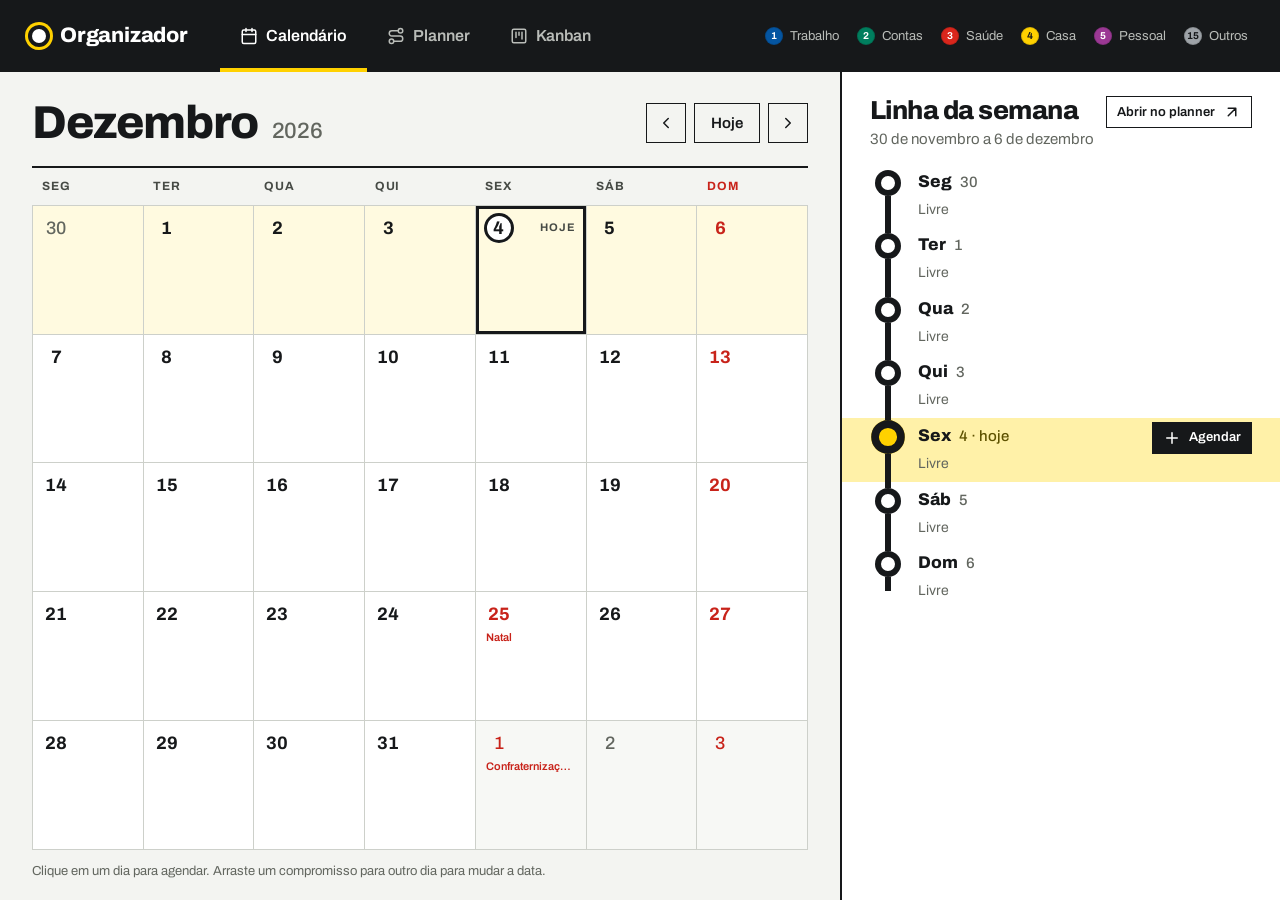
<file: site/index.html>
<!doctype html>
<html lang="pt-BR">
<head>
  <meta charset="utf-8">
  <meta name="viewport" content="width=device-width, initial-scale=1, viewport-fit=cover">
  <meta name="theme-color" content="#16181A">
  <title>Organizador</title>
  <link rel="icon" href="data:image/svg+xml,%3Csvg xmlns='http://www.w3.org/2000/svg' viewBox='0 0 32 32'%3E%3Crect width='32' height='32' fill='%2316181A'/%3E%3Ccircle cx='16' cy='16' r='8' fill='%23fff' stroke='%23FFD100' stroke-width='4'/%3E%3C/svg%3E">
  <link rel="stylesheet" href="css/styles.css">
</head>
<body>
  <header class="bar">
    <a class="brand" href="#calendario"><span class="brand-stop" aria-hidden="true"></span>Organizador</a>
    <nav class="tabs" role="tablist" aria-label="Seções">
      <button class="tab" role="tab" id="tab-calendario" data-view="calendario" aria-controls="view-calendario"></button>
      <button class="tab" role="tab" id="tab-planner" data-view="planner" aria-controls="view-planner"></button>
      <button class="tab" role="tab" id="tab-kanban" data-view="kanban" aria-controls="view-kanban"></button>
    </nav>
    <ul class="legend" aria-label="Linhas (categorias)"></ul>
  </header>

  <main>
    <section class="view view-cal" id="view-calendario" role="tabpanel" aria-labelledby="tab-calendario" hidden></section>
    <section class="view view-planner" id="view-planner" role="tabpanel" aria-labelledby="tab-planner" hidden></section>
    <section class="view view-kanban" id="view-kanban" role="tabpanel" aria-labelledby="tab-kanban" hidden></section>
  </main>

  <div class="toast" role="status" aria-live="polite"></div>

  <script src="js/core.js"></script>
  <script src="js/composer.js"></script>
  <script src="js/calendar.js"></script>
  <script src="js/planner.js"></script>
  <script src="js/kanban.js"></script>
  <script src="js/main.js"></script>
</body>
</html>
</file>
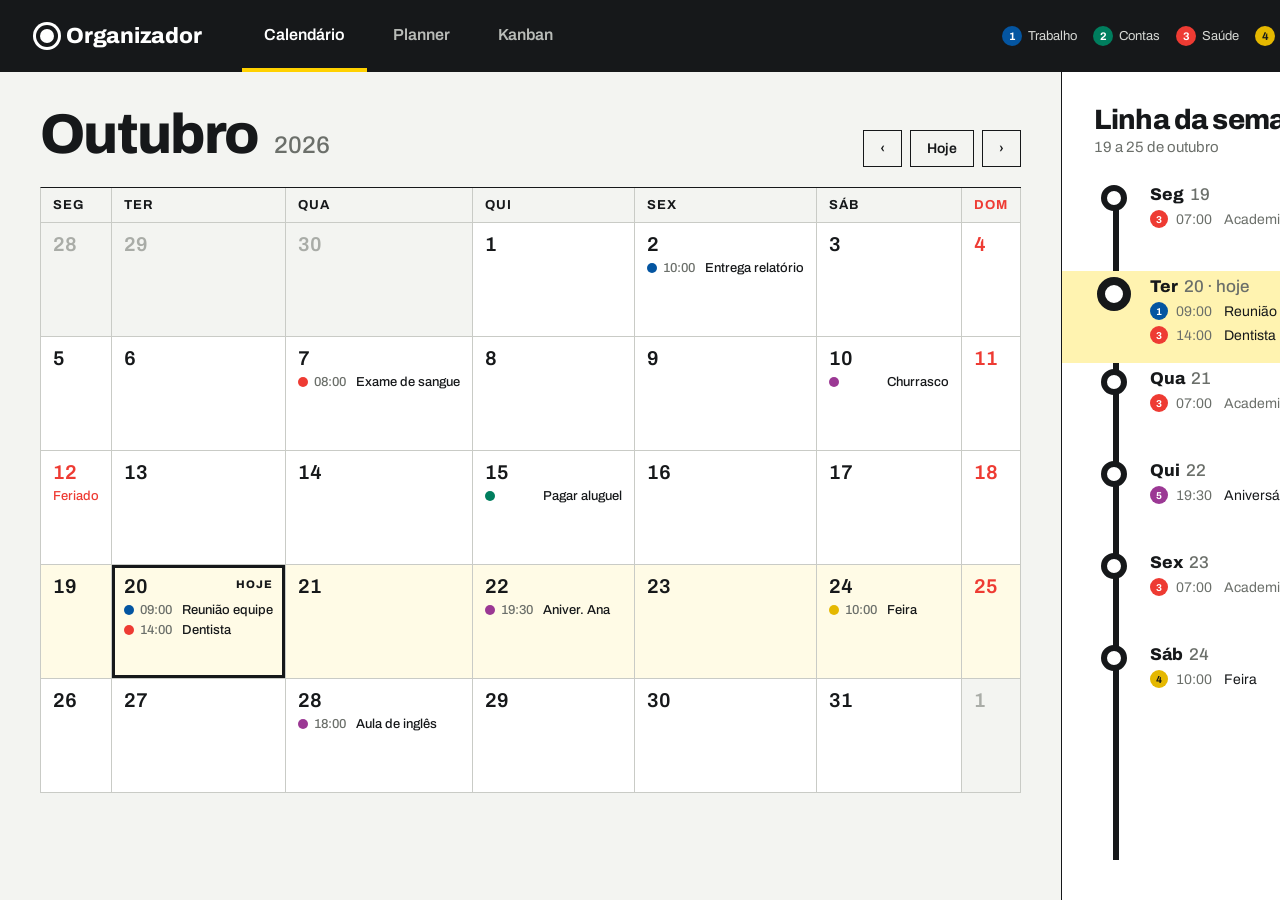
<file: .impeccable/mocks/decision/assigned.html>
<!doctype html>
<html lang="pt-BR"><head><meta charset="utf-8">
<link href="https://fonts.googleapis.com/css2?family=Archivo:wght@400;500;600;700;800&display=swap" rel="stylesheet">
<style>
*{box-sizing:border-box;margin:0;padding:0}
html,body{width:1440px;height:900px;overflow:hidden}
body{font-family:Archivo,Helvetica,Arial,sans-serif;background:#F3F4F1;color:#16181A;font-variant-numeric:tabular-nums}
.bar{height:72px;background:#16181A;color:#fff;display:flex;align-items:center;padding:0 40px;gap:40px}
.brand{font-weight:800;font-size:22px;letter-spacing:-.01em;display:flex;align-items:center;gap:12px}
.brand i{width:14px;height:14px;border-radius:50%;background:#fff;box-shadow:0 0 0 4px #16181A,0 0 0 7px #fff}
.tabs{display:flex;gap:4px;height:100%}
.tab{display:flex;align-items:center;padding:0 22px;font-size:16px;font-weight:600;color:#B9BCB8;border-bottom:4px solid transparent}
.tab.on{color:#fff;border-color:#FFD100}
.lines{margin-left:auto;display:flex;gap:16px;font-size:13px;color:#D6D8D4}
.ln{display:flex;align-items:center;gap:6px}.ln b{width:20px;height:20px;border-radius:50%;display:grid;place-items:center;color:#fff;font-size:11px}
main{display:grid;grid-template-columns:1fr 440px;height:828px}
.month{padding:32px 40px}
.mh{display:flex;align-items:baseline;gap:16px;margin-bottom:20px}
.mh h1{font-size:56px;font-weight:800;letter-spacing:-.03em}
.mh span{font-size:24px;color:#6B6F6A;font-weight:500}
.nav{margin-left:auto;display:flex;gap:8px}
.nav a{border:1px solid #16181A;padding:10px 16px;font-size:14px;font-weight:600}
.grid{display:grid;grid-template-columns:repeat(7,1fr);border-top:1px solid #16181A;border-left:1px solid #C9CBC6}
.dow{font-size:13px;font-weight:700;text-transform:uppercase;letter-spacing:.08em;padding:10px 12px;border-right:1px solid #C9CBC6;border-bottom:1px solid #C9CBC6}
.d{height:114px;border-right:1px solid #C9CBC6;border-bottom:1px solid #C9CBC6;padding:10px 12px;font-size:20px;font-weight:600;position:relative;background:#fff}
.d.o{color:#A9ACA7;background:#F3F4F1}
.d.sun{color:#EE3B33}
.d.wk{background:#FFFBE6}
.d.today{box-shadow:inset 0 0 0 3px #16181A}
.d.today::after{content:"HOJE";position:absolute;top:13px;right:12px;font-size:11px;font-weight:800;letter-spacing:.1em}
.ev{display:flex;align-items:center;gap:6px;font-size:13px;font-weight:500;margin-top:6px;white-space:nowrap;overflow:hidden}
.ev i{width:10px;height:10px;border-radius:50%;flex:none}
.ev t{color:#6B6F6A;width:36px;flex:none}
.week{background:#fff;border-left:1px solid #16181A;padding:32px 32px 0;position:relative}
.week h2{font-size:28px;font-weight:800;letter-spacing:-.02em}
.week p.s{font-size:15px;color:#6B6F6A;margin:4px 0 24px}
.rail{position:absolute;left:51px;top:126px;bottom:40px;width:6px;background:#16181A}
.st{position:relative;display:grid;grid-template-columns:44px 1fr;gap:12px;min-height:92px;padding:6px 0}
.st.today{background:#FFF3B0;margin:0 -32px;padding:6px 32px}
.dot{width:26px;height:26px;border-radius:50%;background:#fff;border:6px solid #16181A;margin-left:7px;position:relative;z-index:1}
.st.today .dot{width:34px;height:34px;margin-left:3px;border-width:8px}
.sn{font-size:17px;font-weight:800}.sn span{font-weight:500;color:#6B6F6A;margin-left:6px}
.it{display:flex;gap:8px;align-items:center;font-size:14px;margin-top:6px}
.it b{width:18px;height:18px;border-radius:50%;color:#fff;font-size:10px;display:grid;place-items:center;flex:none}
.it t{width:40px;color:#6B6F6A;flex:none}
.it.r{color:#6B6F6A}.it.r::after{content:"↻";margin-left:2px}
.add{position:absolute;right:40px;bottom:32px;background:#16181A;color:#fff;font-weight:700;font-size:16px;padding:16px 22px}
</style></head><body>
<div class="bar">
  <div class="brand"><i></i>Organizador</div>
  <div class="tabs"><div class="tab on">Calendário</div><div class="tab">Planner</div><div class="tab">Kanban</div></div>
  <div class="lines">
    <span class="ln"><b style="background:#0455A1">1</b>Trabalho</span>
    <span class="ln"><b style="background:#007E5E">2</b>Contas</span>
    <span class="ln"><b style="background:#EE3B33">3</b>Saúde</span>
    <span class="ln"><b style="background:#E5B800;color:#16181A">4</b>Casa</span>
    <span class="ln"><b style="background:#9B3894">5</b>Pessoal</span>
  </div>
</div>
<main>
<section class="month">
  <div class="mh"><h1>Outubro</h1><span>2026</span><div class="nav"><a>‹</a><a>Hoje</a><a>›</a></div></div>
  <div class="grid">
    <div class="dow">Seg</div><div class="dow">Ter</div><div class="dow">Qua</div><div class="dow">Qui</div><div class="dow">Sex</div><div class="dow">Sáb</div><div class="dow" style="color:#EE3B33">Dom</div>
    <div class="d o">28</div><div class="d o">29</div><div class="d o">30</div><div class="d">1</div><div class="d">2<div class="ev"><i style="background:#0455A1"></i><t>10:00</t>Entrega relatório</div></div><div class="d">3</div><div class="d sun">4</div>
    <div class="d">5</div><div class="d">6</div><div class="d">7<div class="ev"><i style="background:#EE3B33"></i><t>08:00</t>Exame de sangue</div></div><div class="d">8</div><div class="d">9</div><div class="d">10<div class="ev"><i style="background:#9B3894"></i><t></t>Churrasco</div></div><div class="d sun">11</div>
    <div class="d sun">12<div class="ev" style="color:#EE3B33">Feriado</div></div><div class="d">13</div><div class="d">14</div><div class="d">15<div class="ev"><i style="background:#007E5E"></i><t></t>Pagar aluguel</div></div><div class="d">16</div><div class="d">17</div><div class="d sun">18</div>
    <div class="d wk">19</div><div class="d wk today">20<div class="ev"><i style="background:#0455A1"></i><t>09:00</t>Reunião equipe</div><div class="ev"><i style="background:#EE3B33"></i><t>14:00</t>Dentista</div></div><div class="d wk">21</div><div class="d wk">22<div class="ev"><i style="background:#9B3894"></i><t>19:30</t>Aniver. Ana</div></div><div class="d wk">23</div><div class="d wk">24<div class="ev"><i style="background:#E5B800"></i><t>10:00</t>Feira</div></div><div class="d wk sun">25</div>
    <div class="d">26</div><div class="d">27</div><div class="d">28<div class="ev"><i style="background:#9B3894"></i><t>18:00</t>Aula de inglês</div></div><div class="d">29</div><div class="d">30</div><div class="d">31</div><div class="d o">1</div>
  </div>
</section>
<aside class="week">
  <h2>Linha da semana</h2><p class="s">19 a 25 de outubro</p>
  <div class="rail"></div>
  <div class="st"><div class="dot"></div><div><div class="sn">Seg<span>19</span></div><div class="it r"><b style="background:#EE3B33">3</b><t>07:00</t>Academia</div></div></div>
  <div class="st today"><div class="dot"></div><div><div class="sn">Ter<span>20 · hoje</span></div><div class="it"><b style="background:#0455A1">1</b><t>09:00</t>Reunião de equipe</div><div class="it"><b style="background:#EE3B33">3</b><t>14:00</t>Dentista</div></div></div>
  <div class="st"><div class="dot"></div><div><div class="sn">Qua<span>21</span></div><div class="it r"><b style="background:#EE3B33">3</b><t>07:00</t>Academia</div></div></div>
  <div class="st"><div class="dot"></div><div><div class="sn">Qui<span>22</span></div><div class="it"><b style="background:#9B3894">5</b><t>19:30</t>Aniversário da Ana</div></div></div>
  <div class="st"><div class="dot"></div><div><div class="sn">Sex<span>23</span></div><div class="it r"><b style="background:#EE3B33">3</b><t>07:00</t>Academia</div></div></div>
  <div class="st"><div class="dot"></div><div><div class="sn">Sáb<span>24</span></div><div class="it"><b style="background:#E5B800;color:#16181A">4</b><t>10:00</t>Feira</div></div></div>
  <div class="add">+ Agendar</div>
</aside>
</main>
</body></html>
</file>
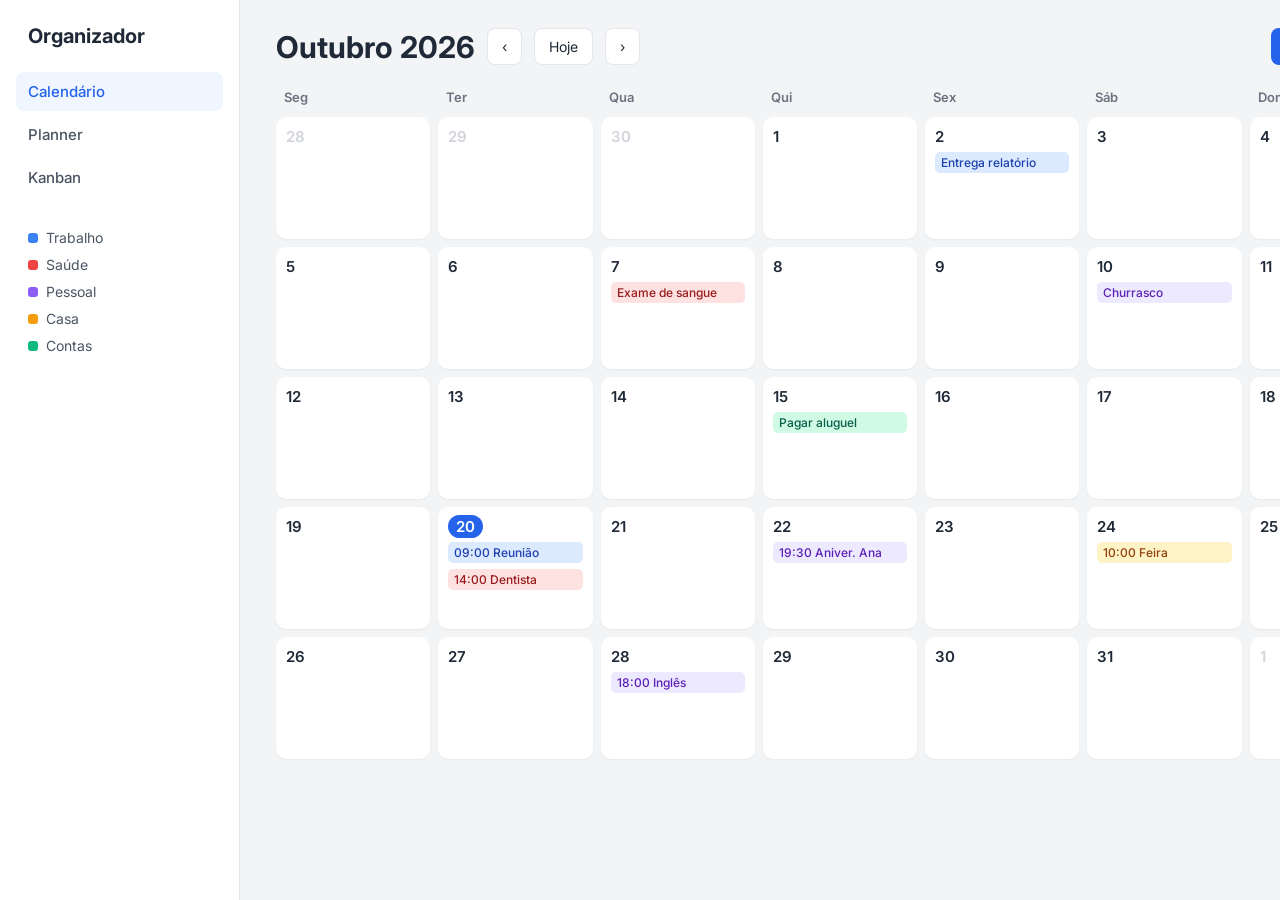
<file: .impeccable/mocks/decision/canon.html>
<!doctype html>
<html lang="pt-BR"><head><meta charset="utf-8">
<link href="https://fonts.googleapis.com/css2?family=Inter:wght@400;500;600;700&display=swap" rel="stylesheet">
<style>
*{box-sizing:border-box;margin:0;padding:0}
html,body{width:1440px;height:900px;overflow:hidden}
body{font-family:Inter,Arial,sans-serif;background:#F3F4F6;color:#1F2937;display:grid;grid-template-columns:240px 1fr}
.side{background:#fff;border-right:1px solid #E5E7EB;padding:24px 16px}
.brand{font-weight:700;font-size:20px;padding:0 12px 24px}
.nav a{display:block;padding:10px 12px;border-radius:8px;font-size:15px;font-weight:500;color:#4B5563;margin-bottom:4px}
.nav a.on{background:#EFF6FF;color:#2563EB}
.cats{margin-top:32px;padding:0 12px;font-size:14px;color:#4B5563}
.cats div{display:flex;align-items:center;gap:8px;margin:10px 0}
.cats i{width:10px;height:10px;border-radius:3px}
.main{padding:28px 36px}
.hd{display:flex;align-items:center;gap:12px;margin-bottom:20px}
.hd h1{font-size:30px;font-weight:700}
.hd .sp{margin-left:auto}
.btn{background:#2563EB;color:#fff;border-radius:8px;padding:10px 16px;font-weight:600;font-size:14px}
.ghost{background:#fff;border:1px solid #E5E7EB;border-radius:8px;padding:9px 14px;font-size:14px}
.g{display:grid;grid-template-columns:repeat(7,1fr);gap:8px}
.h{font-size:13px;font-weight:600;color:#6B7280;padding:4px 8px}
.d{height:122px;background:#fff;border-radius:10px;padding:10px;font-size:15px;font-weight:600;box-shadow:0 1px 2px rgba(0,0,0,.05)}
.d.o{color:#D1D5DB}
.d.t span{background:#2563EB;color:#fff;border-radius:999px;padding:2px 8px}
.d small{display:block;font-size:12px;font-weight:500;margin-top:6px;padding:3px 6px;border-radius:5px;white-space:nowrap;overflow:hidden}
.b{background:#DBEAFE;color:#1E40AF}.r{background:#FEE2E2;color:#991B1B}.p{background:#EDE9FE;color:#5B21B6}.y{background:#FEF3C7;color:#92400E}.gr{background:#D1FAE5;color:#065F46}
</style></head><body>
<aside class="side"><div class="brand">Organizador</div>
<div class="nav"><a class="on">Calendário</a><a>Planner</a><a>Kanban</a></div>
<div class="cats"><div><i style="background:#3B82F6"></i>Trabalho</div><div><i style="background:#EF4444"></i>Saúde</div><div><i style="background:#8B5CF6"></i>Pessoal</div><div><i style="background:#F59E0B"></i>Casa</div><div><i style="background:#10B981"></i>Contas</div></div>
</aside>
<div class="main">
  <div class="hd"><h1>Outubro 2026</h1><div class="ghost">‹</div><div class="ghost">Hoje</div><div class="ghost">›</div><div class="sp"></div><div class="btn">+ Novo evento</div></div>
  <div class="g">
    <div class="h">Seg</div><div class="h">Ter</div><div class="h">Qua</div><div class="h">Qui</div><div class="h">Sex</div><div class="h">Sáb</div><div class="h">Dom</div>
    <div class="d o">28</div><div class="d o">29</div><div class="d o">30</div><div class="d">1</div><div class="d">2<small class="b">Entrega relatório</small></div><div class="d">3</div><div class="d">4</div>
    <div class="d">5</div><div class="d">6</div><div class="d">7<small class="r">Exame de sangue</small></div><div class="d">8</div><div class="d">9</div><div class="d">10<small class="p">Churrasco</small></div><div class="d">11</div>
    <div class="d">12</div><div class="d">13</div><div class="d">14</div><div class="d">15<small class="gr">Pagar aluguel</small></div><div class="d">16</div><div class="d">17</div><div class="d">18</div>
    <div class="d">19</div><div class="d t"><span>20</span><small class="b">09:00 Reunião</small><small class="r">14:00 Dentista</small></div><div class="d">21</div><div class="d">22<small class="p">19:30 Aniver. Ana</small></div><div class="d">23</div><div class="d">24<small class="y">10:00 Feira</small></div><div class="d">25</div>
    <div class="d">26</div><div class="d">27</div><div class="d">28<small class="p">18:00 Inglês</small></div><div class="d">29</div><div class="d">30</div><div class="d">31</div><div class="d o">1</div>
  </div>
</div>
</body></html>
</file>
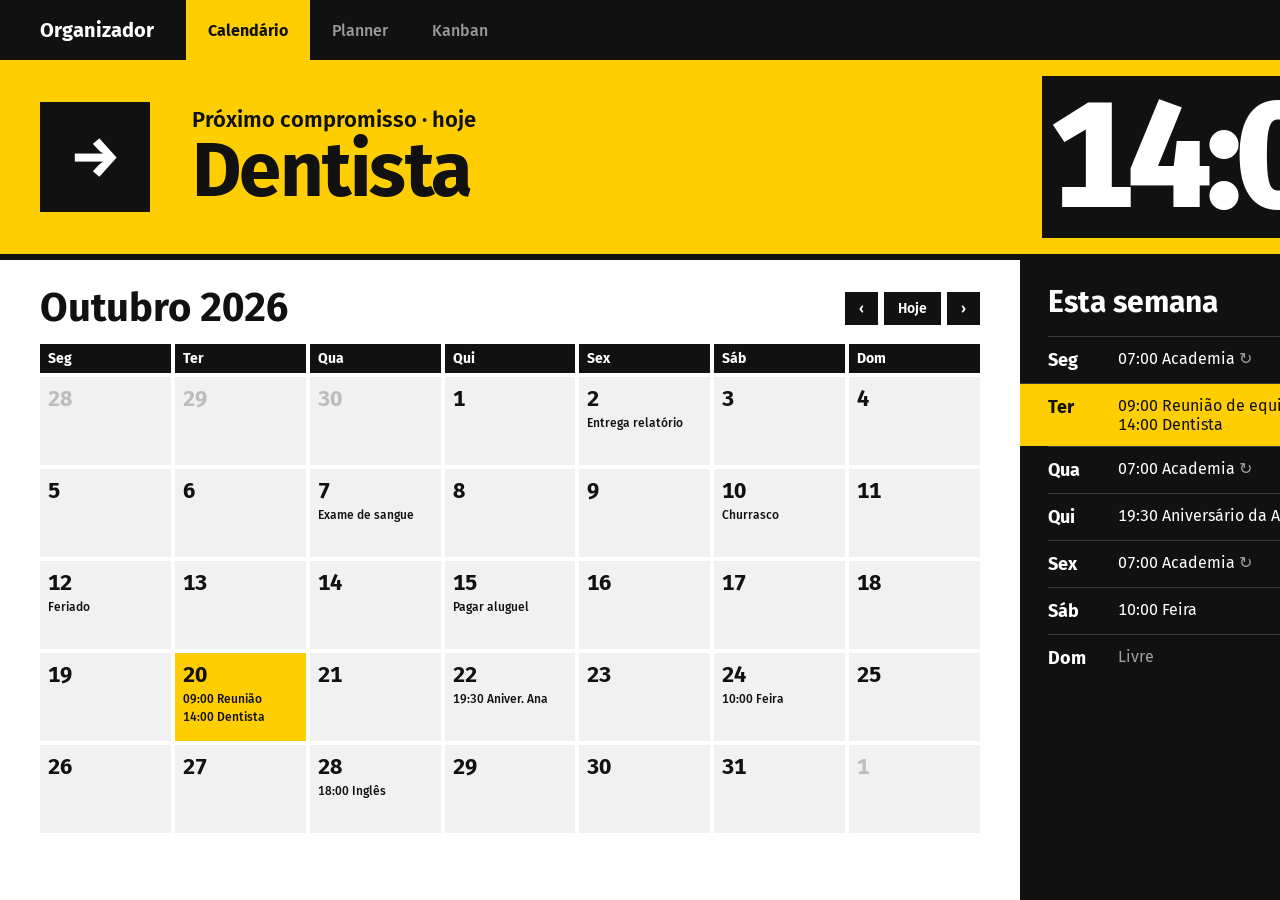
<file: .impeccable/mocks/decision/challenger-yellow.html>
<!doctype html>
<html lang="pt-BR"><head><meta charset="utf-8">
<link href="https://fonts.googleapis.com/css2?family=Fira+Sans:wght@400;500;600;700;800&display=swap" rel="stylesheet">
<style>
*{box-sizing:border-box;margin:0;padding:0}
html,body{width:1440px;height:900px;overflow:hidden}
body{font-family:"Fira Sans",Arial,sans-serif;background:#fff;color:#111;font-variant-numeric:tabular-nums}
.top{height:60px;background:#111;color:#fff;display:flex;align-items:center;padding:0 40px;gap:32px}
.brand{font-weight:700;font-size:20px}
.tabs{display:flex;height:100%}
.tab{display:flex;align-items:center;padding:0 22px;font-size:16px;font-weight:500;color:#9A9A9A}
.tab.on{color:#111;background:#FFCE00;font-weight:700}
.sign{background:#FFCE00;height:200px;display:grid;grid-template-columns:120px 1fr auto;align-items:center;padding:0 40px;gap:32px;border-bottom:6px solid #111}
.pic{width:110px;height:110px;background:#111;color:#fff;display:grid;place-items:center;font-size:56px;font-weight:800}
.sign .k{font-size:22px;font-weight:600}
.sign .t{font-size:76px;font-weight:700;letter-spacing:-.02em;line-height:1}
.sign .h{font-size:150px;font-weight:800;letter-spacing:-.04em;line-height:1}
.body{display:grid;grid-template-columns:1fr 420px;height:640px}
.cal{padding:24px 40px}
.ch{display:flex;align-items:center;gap:14px;margin-bottom:12px}
.ch h1{font-size:40px;font-weight:700}
.ch .nav{margin-left:auto;display:flex;gap:6px}
.ch .nav a{background:#111;color:#fff;padding:8px 14px;font-weight:600;font-size:14px}
.g{display:grid;grid-template-columns:repeat(7,1fr);gap:4px}
.h{font-size:14px;font-weight:700;padding:6px 8px;background:#111;color:#fff}
.d{height:88px;background:#F1F1F1;padding:8px;font-size:22px;font-weight:700}
.d.o{color:#BDBDBD}
.d.t{background:#FFCE00}
.d small{display:block;font-size:12px;font-weight:500;margin-top:4px;white-space:nowrap;overflow:hidden}
.wk{background:#111;color:#fff;padding:24px 28px}
.wk h2{font-size:30px;font-weight:700;margin-bottom:16px}
.r{display:grid;grid-template-columns:70px 1fr;padding:12px 0;border-top:1px solid #3A3A3A;font-size:16px}
.r b{font-weight:700;font-size:18px}
.r.on{background:#FFCE00;color:#111;margin:0 -28px;padding:12px 28px}
.r span{display:block}
.r em{font-style:normal;opacity:.6}
</style></head><body>
<div class="top"><div class="brand">Organizador</div><div class="tabs"><div class="tab on">Calendário</div><div class="tab">Planner</div><div class="tab">Kanban</div></div></div>
<div class="sign">
  <div class="pic">→</div>
  <div><div class="k">Próximo compromisso · hoje</div><div class="t">Dentista</div></div>
  <div class="h">14:00</div>
</div>
<div class="body">
  <div class="cal">
    <div class="ch"><h1>Outubro 2026</h1><div class="nav"><a>‹</a><a>Hoje</a><a>›</a></div></div>
    <div class="g">
      <div class="h">Seg</div><div class="h">Ter</div><div class="h">Qua</div><div class="h">Qui</div><div class="h">Sex</div><div class="h">Sáb</div><div class="h">Dom</div>
      <div class="d o">28</div><div class="d o">29</div><div class="d o">30</div><div class="d">1</div><div class="d">2<small>Entrega relatório</small></div><div class="d">3</div><div class="d">4</div>
      <div class="d">5</div><div class="d">6</div><div class="d">7<small>Exame de sangue</small></div><div class="d">8</div><div class="d">9</div><div class="d">10<small>Churrasco</small></div><div class="d">11</div>
      <div class="d">12<small>Feriado</small></div><div class="d">13</div><div class="d">14</div><div class="d">15<small>Pagar aluguel</small></div><div class="d">16</div><div class="d">17</div><div class="d">18</div>
      <div class="d">19</div><div class="d t">20<small>09:00 Reunião</small><small>14:00 Dentista</small></div><div class="d">21</div><div class="d">22<small>19:30 Aniver. Ana</small></div><div class="d">23</div><div class="d">24<small>10:00 Feira</small></div><div class="d">25</div>
      <div class="d">26</div><div class="d">27</div><div class="d">28<small>18:00 Inglês</small></div><div class="d">29</div><div class="d">30</div><div class="d">31</div><div class="d o">1</div>
    </div>
  </div>
  <div class="wk"><h2>Esta semana</h2>
    <div class="r"><b>Seg</b><div><span>07:00 Academia <em>↻</em></span></div></div>
    <div class="r on"><b>Ter</b><div><span>09:00 Reunião de equipe</span><span>14:00 Dentista</span></div></div>
    <div class="r"><b>Qua</b><div><span>07:00 Academia <em>↻</em></span></div></div>
    <div class="r"><b>Qui</b><div><span>19:30 Aniversário da Ana</span></div></div>
    <div class="r"><b>Sex</b><div><span>07:00 Academia <em>↻</em></span></div></div>
    <div class="r"><b>Sáb</b><div><span>10:00 Feira</span></div></div>
    <div class="r"><b>Dom</b><div><span><em>Livre</em></span></div></div>
  </div>
</div>
</body></html>
</file>
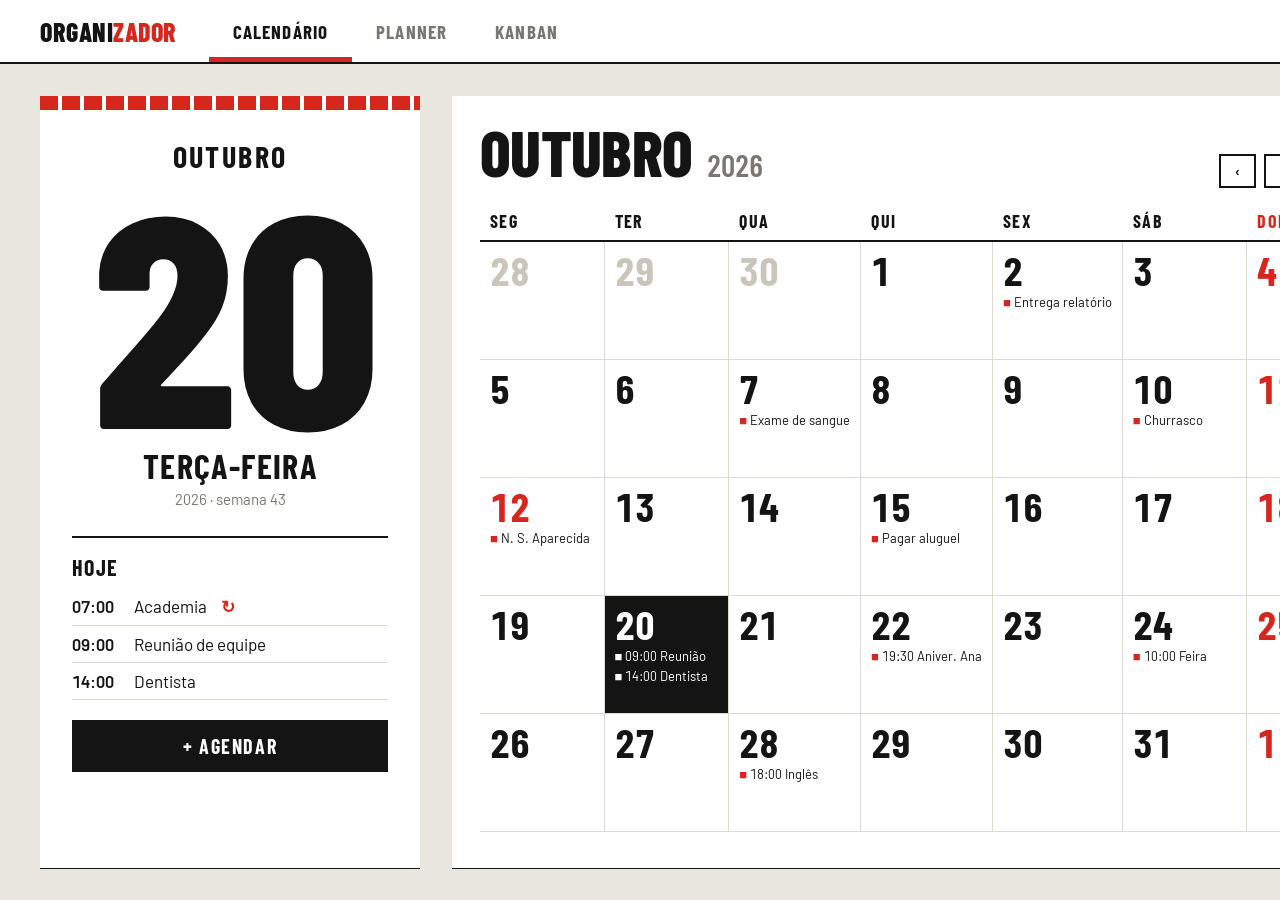
<file: .impeccable/mocks/decision/model-pick.html>
<!doctype html>
<html lang="pt-BR"><head><meta charset="utf-8">
<link href="https://fonts.googleapis.com/css2?family=Barlow+Condensed:wght@500;600;700;800&family=Barlow:wght@400;500;600&display=swap" rel="stylesheet">
<style>
*{box-sizing:border-box;margin:0;padding:0}
html,body{width:1440px;height:900px;overflow:hidden}
body{font-family:Barlow,Arial,sans-serif;background:#E9E6DF;color:#141414;font-variant-numeric:tabular-nums}
.top{height:64px;display:flex;align-items:center;padding:0 40px;gap:32px;border-bottom:2px solid #141414;background:#fff}
.brand{font-family:"Barlow Condensed";font-weight:800;font-size:26px;text-transform:uppercase;letter-spacing:.02em}
.brand span{color:#D7261E}
.tabs{display:flex;gap:0;height:100%}
.tab{display:flex;align-items:center;padding:0 24px;font-family:"Barlow Condensed";font-weight:700;font-size:19px;text-transform:uppercase;letter-spacing:.06em;color:#7A7770}
.tab.on{color:#141414;box-shadow:inset 0 -5px 0 #D7261E}
.wrap{display:grid;grid-template-columns:380px 1fr;gap:32px;padding:32px 40px;height:836px}
.leaf{background:#fff;border-top:14px solid #D7261E;padding:28px 32px;position:relative;box-shadow:0 1px 0 #141414}
.leaf::before{content:"";position:absolute;top:-14px;left:0;right:0;height:14px;background:repeating-linear-gradient(90deg,transparent 0 18px,#fff 18px 22px)}
.leaf .m{font-family:"Barlow Condensed";font-weight:700;font-size:30px;text-transform:uppercase;letter-spacing:.08em;text-align:center}
.leaf .n{font-family:"Barlow Condensed";font-weight:800;font-size:300px;line-height:.85;text-align:center;letter-spacing:-.04em;margin:8px 0}
.leaf .w{font-family:"Barlow Condensed";font-weight:700;font-size:34px;text-transform:uppercase;text-align:center;letter-spacing:.04em}
.leaf .y{text-align:center;font-size:15px;color:#7A7770;margin-top:4px}
.today{margin-top:28px;border-top:2px solid #141414;padding-top:16px}
.today h3{font-family:"Barlow Condensed";font-size:22px;text-transform:uppercase;letter-spacing:.06em;margin-bottom:8px}
.row{display:flex;gap:14px;font-size:17px;padding:8px 0;border-bottom:1px solid #DDD9D0}
.row t{font-weight:600;width:48px}
.row i{font-style:normal;color:#D7261E;font-weight:600}
.add{margin-top:20px;display:block;text-align:center;background:#141414;color:#fff;font-family:"Barlow Condensed";font-weight:700;font-size:20px;text-transform:uppercase;letter-spacing:.08em;padding:14px}
.cal{background:#fff;padding:24px 28px;box-shadow:0 1px 0 #141414}
.ch{display:flex;align-items:baseline;gap:14px;margin-bottom:14px}
.ch h1{font-family:"Barlow Condensed";font-weight:800;font-size:64px;text-transform:uppercase;line-height:1;letter-spacing:-.01em}
.ch span{font-family:"Barlow Condensed";font-size:30px;font-weight:600;color:#7A7770}
.ch .nav{margin-left:auto;display:flex;gap:8px}
.ch .nav a{border:2px solid #141414;padding:6px 14px;font-weight:600;font-size:15px}
.g{display:grid;grid-template-columns:repeat(7,1fr)}
.h{font-family:"Barlow Condensed";font-weight:700;font-size:18px;text-transform:uppercase;letter-spacing:.08em;padding:8px 10px;border-bottom:2px solid #141414}
.h.r{color:#D7261E}
.d{height:118px;border-bottom:1px solid #DDD9D0;border-right:1px solid #DDD9D0;padding:8px 10px}
.d:nth-child(7n){border-right:0}
.d b{font-family:"Barlow Condensed";font-weight:700;font-size:40px;line-height:1;display:block}
.d.o b{color:#C9C5BB}
.d.r b{color:#D7261E}
.d.t{background:#141414;color:#fff}
.d small{display:block;font-size:13px;margin-top:4px;white-space:nowrap;overflow:hidden}
.d small::before{content:"■ ";color:#D7261E}
.d.t small::before{color:#fff}
</style></head><body>
<div class="top"><div class="brand">Organi<span>zador</span></div>
<div class="tabs"><div class="tab on">Calendário</div><div class="tab">Planner</div><div class="tab">Kanban</div></div></div>
<div class="wrap">
  <div class="leaf">
    <div class="m">Outubro</div>
    <div class="n">20</div>
    <div class="w">Terça-feira</div>
    <div class="y">2026 · semana 43</div>
    <div class="today"><h3>Hoje</h3>
      <div class="row"><t>07:00</t>Academia <i>↻</i></div>
      <div class="row"><t>09:00</t>Reunião de equipe</div>
      <div class="row"><t>14:00</t>Dentista</div>
    </div>
    <div class="add">+ Agendar</div>
  </div>
  <div class="cal">
    <div class="ch"><h1>Outubro</h1><span>2026</span><div class="nav"><a>‹</a><a>Hoje</a><a>›</a></div></div>
    <div class="g">
      <div class="h">Seg</div><div class="h">Ter</div><div class="h">Qua</div><div class="h">Qui</div><div class="h">Sex</div><div class="h">Sáb</div><div class="h r">Dom</div>
      <div class="d o"><b>28</b></div><div class="d o"><b>29</b></div><div class="d o"><b>30</b></div><div class="d"><b>1</b></div><div class="d"><b>2</b><small>Entrega relatório</small></div><div class="d"><b>3</b></div><div class="d r"><b>4</b></div>
      <div class="d"><b>5</b></div><div class="d"><b>6</b></div><div class="d"><b>7</b><small>Exame de sangue</small></div><div class="d"><b>8</b></div><div class="d"><b>9</b></div><div class="d"><b>10</b><small>Churrasco</small></div><div class="d r"><b>11</b></div>
      <div class="d r"><b>12</b><small>N. S. Aparecida</small></div><div class="d"><b>13</b></div><div class="d"><b>14</b></div><div class="d"><b>15</b><small>Pagar aluguel</small></div><div class="d"><b>16</b></div><div class="d"><b>17</b></div><div class="d r"><b>18</b></div>
      <div class="d"><b>19</b></div><div class="d t"><b>20</b><small>09:00 Reunião</small><small>14:00 Dentista</small></div><div class="d"><b>21</b></div><div class="d"><b>22</b><small>19:30 Aniver. Ana</small></div><div class="d"><b>23</b></div><div class="d"><b>24</b><small>10:00 Feira</small></div><div class="d r"><b>25</b></div>
      <div class="d"><b>26</b></div><div class="d"><b>27</b></div><div class="d"><b>28</b><small>18:00 Inglês</small></div><div class="d"><b>29</b></div><div class="d"><b>30</b></div><div class="d"><b>31</b></div><div class="d o r"><b>1</b></div>
    </div>
  </div>
</div>
</body></html>
</file>
<file: site/css/styles.css>
/* Organizador: sinalização do Metrô de São Paulo.
   Categorias são linhas (cores e números), a semana é uma linha com estações. */

/* ---------- Fonte (Archivo variável 400–800, SIL OFL; arquivos em fonts/) ---------- */

@font-face {
  font-family: "Archivo";
  font-style: normal;
  font-weight: 400 800;
  font-display: swap;
  src: url("../fonts/archivo-latin-ext.woff2") format("woff2");
  unicode-range: U+0100-02BA, U+02BD-02C5, U+02C7-02CC, U+02CE-02D7, U+02DD-02FF, U+0304, U+0308, U+0329, U+1D00-1DBF, U+1E00-1E9F, U+1EF2-1EFF, U+2020, U+20A0-20AB, U+20AD-20C4, U+2113, U+2C60-2C7F, U+A720-A7FF;
}
@font-face {
  font-family: "Archivo";
  font-style: normal;
  font-weight: 400 800;
  font-display: swap;
  src: url("../fonts/archivo-latin.woff2") format("woff2");
  unicode-range: U+0000-00FF, U+0131, U+0152-0153, U+02BB-02BC, U+02C6, U+02DA, U+02DC, U+0304, U+0308, U+0329, U+2000-206F, U+20AC, U+2122, U+2191, U+2193, U+2212, U+2215, U+FEFF, U+FFFD;
}

/* ---------- Tokens ---------- */

:root {
  color-scheme: light;
  --ground: #F3F4F1;
  --surface: #FFFFFF;
  --surface-2: #F7F8F5;
  --ink: #16181A;
  --ink-2: #464A45;
  --ink-3: #62665F;
  --rule: #CDD0CA;
  --rule-strong: #16181A;
  --sign: #16181A;
  --sign-ink: #FFFFFF;
  --sign-ink-2: #B9BCB8;
  --accent: #FFD100;
  --band: #FFF1A8;
  --tint: #FFFAE0;
  --red: #C8231A;
  --ok: #007E5E;
  --ok-ink: #FFFFFF;
  --card-tint: 14%;
  --band-ink-2: #4A4000;
  --band-ink-3: #5E5200;
  --band-rule: transparent;
  --week-rule: transparent;
  --hover: rgba(22, 24, 26, 0.05);
  --lift: 0 14px 28px -8px rgba(22, 24, 26, 0.32), 0 2px 6px rgba(22, 24, 26, 0.14);
  --font: "Archivo", "Helvetica Neue", Helvetica, Arial, sans-serif;
  --bar-h: 72px;
  --ease-out: cubic-bezier(0.2, 0.8, 0.2, 1);
}

@media (prefers-color-scheme: dark) {
  :root:not([data-theme="light"]) {
    color-scheme: dark;
    --ground: #101113;
    --surface: #1A1C1F;
    --surface-2: #151719;
    --ink: #F1F2EF;
    --ink-2: #CACDC7;
    --ink-3: #A2A69F;
    --rule: #34373B;
    --rule-strong: #E6E7E3;
    --sign: #000000;
    --band: #26251E;
    --tint: #1C1C19;
    --red: #FF7A6E;
    --ok: #4CD3A5;
    --ok-ink: #06231A;
    --card-tint: 12%;
    --band-ink-2: #E6DFB8;
    --band-ink-3: #CFC69A;
    --band-rule: #FFD100;
    --week-rule: rgba(255, 209, 0, 0.55);
    --hover: rgba(241, 242, 239, 0.06);
    --lift: 0 14px 28px -8px rgba(0, 0, 0, 0.7), 0 2px 6px rgba(0, 0, 0, 0.5);
  }
}

:root[data-theme="dark"] {
  color-scheme: dark;
  --ground: #101113;
  --surface: #1A1C1F;
  --surface-2: #151719;
  --ink: #F1F2EF;
  --ink-2: #CACDC7;
  --ink-3: #A2A69F;
  --rule: #34373B;
  --rule-strong: #E6E7E3;
  --sign: #000000;
  --band: #26251E;
  --tint: #1C1C19;
  --red: #FF7A6E;
  --ok: #4CD3A5;
  --ok-ink: #06231A;
  --card-tint: 12%;
  --band-ink-2: #E6DFB8;
  --band-ink-3: #CFC69A;
  --band-rule: #FFD100;
  --week-rule: rgba(255, 209, 0, 0.55);
  --hover: rgba(241, 242, 239, 0.06);
  --lift: 0 14px 28px -8px rgba(0, 0, 0, 0.7), 0 2px 6px rgba(0, 0, 0, 0.5);
}

/* ---------- Base ---------- */

*, *::before, *::after { box-sizing: border-box; }
* { margin: 0; padding: 0; }
html { -webkit-text-size-adjust: 100%; scrollbar-color: var(--ink-3) transparent; }
body {
  font: 400 16px/1.4 var(--font);
  background: var(--ground);
  color: var(--ink);
  caret-color: var(--ink);
  -webkit-font-smoothing: antialiased;
  -webkit-tap-highlight-color: transparent;
  min-height: 100dvh;
}
::selection { background: var(--accent); color: #16181A; }
button, input, textarea, select { font: inherit; color: inherit; }
button { cursor: pointer; }
ol, ul { list-style: none; }
h1, h2 { text-wrap: balance; }
[hidden] { display: none !important; }
:focus-visible { outline: 2px solid var(--ink); outline-offset: 2px; }
.sr-only {
  position: absolute; width: 1px; height: 1px; padding: 0; margin: -1px;
  overflow: hidden; clip: rect(0 0 0 0); white-space: nowrap; border: 0;
}
.icon { width: 18px; height: 18px; flex: none; }

/* ---------- Barra de sinalização ---------- */

.bar {
  position: sticky; top: 0; z-index: 20;
  height: var(--bar-h);
  display: flex; align-items: center; gap: 32px;
  padding: 0 32px;
  background: var(--sign); color: var(--sign-ink);
}
.bar :focus-visible { outline-color: var(--accent); }
.brand {
  display: flex; align-items: center; gap: 14px;
  font-weight: 800; font-size: 21px; letter-spacing: -0.01em;
  color: var(--sign-ink); text-decoration: none;
}
.brand-stop {
  width: 14px; height: 14px; border-radius: 50%;
  background: #fff; box-shadow: 0 0 0 4px var(--sign), 0 0 0 7px var(--accent);
}
.tabs { display: flex; height: 100%; }
.tab {
  display: flex; align-items: center; gap: 8px;
  padding: 0 20px; border: 0; background: none;
  font-weight: 600; font-size: 16px; color: var(--sign-ink-2);
  box-shadow: inset 0 -4px 0 transparent;
  transition: color 0.15s, box-shadow 0.15s;
}
.tab[aria-selected="true"] { color: var(--sign-ink); box-shadow: inset 0 -4px 0 var(--accent); }
.legend { margin-left: auto; display: flex; gap: 18px; font-size: 13px; color: var(--sign-ink-2); }
.legend li { display: flex; align-items: center; gap: 7px; }

/* Disco de linha (categoria) */
.disc {
  --size: 22px;
  width: var(--size); height: var(--size); border-radius: 50%;
  display: inline-grid; place-items: center; flex: none;
  background: var(--c); color: var(--on);
  font-weight: 700; font-size: 11px; letter-spacing: -0.03em; line-height: 1;
  box-shadow: inset 0 0 0 1px rgba(0, 0, 0, 0.14);
  font-variant-numeric: tabular-nums;
}
.disc-sm { --size: 18px; font-size: 10px; }

/* ---------- Botões ---------- */

.btn {
  display: inline-flex; align-items: center; justify-content: center; gap: 8px;
  height: 40px; padding: 0 16px;
  border: 1px solid transparent; border-radius: 0; background: none;
  font-weight: 600; font-size: 15px; line-height: 1; white-space: nowrap;
  transition: background-color 0.15s, color 0.15s, box-shadow 0.15s;
}
.btn-primary { background: var(--ink); color: var(--surface); }
.btn-outline { border-color: var(--ink); }
.btn-ghost { color: var(--ink-2); }
.btn-danger { color: var(--red); }
.btn-icon { width: 40px; padding: 0; border-color: var(--ink); }
.btn-sm { height: 32px; padding: 0 10px; font-size: 13px; }
.btn-icon.btn-sm { width: 32px; padding: 0; border-color: var(--rule); color: var(--ink-2); }
.btn[aria-disabled="true"] { color: var(--ink-3); border-color: var(--rule); }

/* ---------- Cabeçalho das abas ---------- */

.view-head { display: flex; align-items: center; flex-wrap: wrap; gap: 16px; margin-bottom: 20px; }
.view-title { font-weight: 800; font-size: clamp(30px, 3.6vw, 52px); line-height: 1; letter-spacing: -0.03em; }
.view-title span { font-weight: 500; font-size: 0.48em; letter-spacing: -0.01em; color: var(--ink-3); margin-left: 6px; }
.pager { margin-left: auto; display: flex; gap: 8px; }
.empty { color: var(--ink-3); font-size: 15px; padding: 14px 0; }

/* ---------- Calendário ---------- */

.view-cal { display: grid; grid-template-columns: minmax(0, 1fr) 440px; min-height: calc(100dvh - var(--bar-h)); }
.cal-main { display: flex; flex-direction: column; min-width: 0; padding: 28px 32px 20px; }
.month { flex: 1; display: flex; flex-direction: column; min-height: 560px; border-top: 2px solid var(--rule-strong); }
.month-dow, .month-grid { display: grid; grid-template-columns: repeat(7, minmax(0, 1fr)); }
.month-dow span {
  padding: 10px; border-bottom: 1px solid var(--rule);
  font-weight: 700; font-size: 12px; letter-spacing: 0.08em; text-transform: uppercase; color: var(--ink-2);
}
.month-dow .is-red { color: var(--red); }
.month-grid { flex: 1; grid-template-rows: repeat(var(--rows), minmax(min-content, 1fr)); border-left: 1px solid var(--rule); }

.day {
  position: relative; min-width: 0; min-height: 96px;
  display: flex; flex-direction: column; gap: 1px;
  padding: 38px 6px 6px;
  background: var(--surface);
  border-right: 1px solid var(--rule); border-bottom: 1px solid var(--rule);
}
.day.is-out { background: var(--surface-2); }
.day.is-week { background: var(--tint); box-shadow: inset 0 1px 0 var(--week-rule), inset 0 -1px 0 var(--week-rule); }
.day-btn {
  position: absolute; inset: 0;
  display: flex; align-items: flex-start;
  padding: 7px 8px; border: 0; background: none; text-align: left;
}
.day-num {
  display: inline-grid; place-items: center; min-width: 30px; height: 30px; border-radius: 50%;
  font-weight: 700; font-size: 18px; line-height: 1; font-variant-numeric: tabular-nums;
}
.day.is-out .day-num { font-weight: 500; color: var(--ink-3); }
.day.is-red .day-num { color: var(--red); }
.day.is-today .day-num { background: var(--surface); box-shadow: inset 0 0 0 3px var(--rule-strong); }
.day.is-today::after {
  content: "Hoje"; position: absolute; top: 14px; right: 10px; pointer-events: none;
  font-weight: 700; font-size: 11px; letter-spacing: 0.08em; text-transform: uppercase; color: var(--ink-2);
}
.day.is-selected { box-shadow: inset 0 0 0 3px var(--rule-strong); }
.day-hol {
  position: relative; pointer-events: none; padding: 0 4px;
  font-weight: 600; font-size: 11px; color: var(--red);
  white-space: nowrap; overflow: hidden; text-overflow: ellipsis;
}
.chips { position: relative; display: flex; flex-direction: column; gap: 1px; min-width: 0; pointer-events: none; }
.chip {
  pointer-events: auto; width: 100%; min-width: 0;
  display: flex; align-items: flex-start; gap: 6px;
  padding: 3px 4px; border: 0; background: none; text-align: left;
  font-weight: 500; font-size: 13px; line-height: 1.2;
  cursor: grab; user-select: none; -webkit-user-select: none;
}
.chip-dot { width: 10px; height: 10px; margin-top: 3px; border-radius: 50%; background: var(--c); flex: none; }
/* Horário e título correm no mesmo texto: palavras longas descem inteiras para a linha de baixo. */
.chip-text {
  min-width: 0; overflow: hidden; overflow-wrap: break-word; line-height: 16px;
  display: -webkit-box; -webkit-line-clamp: 2; -webkit-box-orient: vertical;
}
.chip-time { font-size: 12px; color: var(--ink-3); font-variant-numeric: tabular-nums; }
.chip.is-done .chip-title { text-decoration: line-through; color: var(--ink-3); }
/* Célula estreita: o título ganha o espaço do horário (que segue visível na linha da semana). */
.chips { container-type: inline-size; }
@container (max-width: 110px) { .chip-time { display: none; } }
.chip-more { padding-left: 4px; font-weight: 600; font-size: 12px; color: var(--ink-2); }
.day.is-drop { box-shadow: inset 0 0 0 3px var(--accent); background: var(--band); }
.hint { margin-top: 12px; font-size: 13px; color: var(--ink-3); }

/* ---------- Linha da semana (estações) ---------- */

.weekline {
  position: sticky; top: var(--bar-h); align-self: start;
  height: calc(100dvh - var(--bar-h)); overflow-y: auto;
  padding: 24px 28px 32px;
  background: var(--surface); border-left: 2px solid var(--rule-strong);
}
.weekline-head { display: flex; align-items: flex-start; justify-content: space-between; gap: 12px; margin-bottom: 14px; }
.legend-strip { display: none; }
.weekline-head h2 { font-weight: 800; font-size: 26px; letter-spacing: -0.02em; line-height: 1.1; }
.weekline-head p { margin-top: 4px; font-size: 15px; color: var(--ink-3); }

.stations { position: relative; }
.stations::before {
  content: ""; position: absolute; z-index: 1;
  left: 15px; top: 18px; bottom: 18px; width: 6px; background: var(--rule-strong);
}
.station { position: relative; padding: 6px 0 8px 48px; scroll-margin-top: calc(var(--bar-h) + 12px); }
.station > * { position: relative; z-index: 1; }
.station::before { content: ""; position: absolute; inset: 0 -28px; z-index: 0; background: transparent; }
/* Sobre a faixa amarela, os textos secundários puxam o tom da faixa em vez de cinza. */
.station.is-selected > .station-head, .station.is-selected > .items,
.stations-row .station.is-today > .station-head, .stations-row .station.is-today > .items { --ink-2: var(--band-ink-2); --ink-3: var(--band-ink-3); }
.station.is-selected::before, .stations-row .station.is-today::before {
  background: var(--band);
  box-shadow: inset 0 2px 0 var(--band-rule), inset 0 -2px 0 var(--band-rule);
}
.station.is-drop::before { background: var(--band); box-shadow: inset 0 0 0 2px var(--accent); }
.station.is-arriving::before { animation: arrive 420ms var(--ease-out) both; }
@keyframes arrive {
  from { clip-path: circle(0 at 46px 19px); }
  to { clip-path: circle(140% at 46px 19px); }
}
.station > .add-inline { position: absolute; z-index: 2; top: 4px; right: 0; }
.station.has-inline .station-head { padding-right: 110px; }

.station-head {
  display: flex; align-items: baseline; flex-wrap: wrap; column-gap: 8px;
  width: 100%; min-height: 28px; padding: 0; border: 0; background: none; text-align: left;
}
.stop {
  position: absolute; z-index: 2; left: -43px; top: 0;
  width: 26px; height: 26px; border-radius: 50%;
  background: var(--surface); box-shadow: inset 0 0 0 6px var(--rule-strong);
  transition: transform 0.25s var(--ease-out);
}
.station.is-today .stop { background: var(--accent); }
.station.is-selected .stop { transform: scale(1.3); }
.station-name { font-weight: 800; font-size: 17px; }
.station.is-holiday .station-name { color: var(--red); }
.station-date { font-weight: 500; font-size: 15px; color: var(--ink-3); font-variant-numeric: tabular-nums; }
.station-hol { flex-basis: 100%; font-weight: 600; font-size: 12px; color: var(--red); }

.items { display: flex; flex-direction: column; margin-top: 4px; }
.item {
  display: grid; grid-template-columns: 22px 44px 18px minmax(0, 1fr); align-items: center; gap: 8px;
  min-height: 32px;
}
.item.kind-event { cursor: grab; user-select: none; -webkit-user-select: none; -webkit-touch-callout: none; }
.mark {
  position: relative; width: 22px; height: 22px; border-radius: 50%;
  display: grid; place-items: center; padding: 0;
  border: 2px solid var(--ink); background: var(--surface); color: transparent;
}
.mark::after { content: ""; position: absolute; inset: -10px; }
.mark .icon { width: 13px; height: 13px; stroke-width: 3; }
.mark[aria-pressed="true"] { background: var(--ink); color: var(--surface); }
.item-time { font-weight: 600; font-size: 14px; color: var(--ink-2); font-variant-numeric: tabular-nums; }
.item-title {
  display: flex; align-items: center; gap: 6px; min-width: 0;
  padding: 6px 0; border: 0; background: none; text-align: left; font-size: 15px;
}
.item-title > span:first-child { min-width: 0; overflow: hidden; text-overflow: ellipsis; white-space: nowrap; }
.item-title .rep { width: 14px; height: 14px; color: var(--ink-3); }
.item.is-done .item-title > span:first-child { text-decoration: line-through; color: var(--ink-3); }
.item.is-done .item-time { color: var(--ink-3); }
.items-empty { margin-top: 2px; font-size: 14px; color: var(--ink-3); }
.add-btn {
  display: flex; align-items: center; gap: 6px; width: 100%; margin-top: 8px; padding: 8px 10px;
  border: 1px dashed var(--rule); background: none;
  font-weight: 600; font-size: 14px; color: var(--ink-2);
}

/* ---------- Formulário (agendar / editar) ---------- */

.composer {
  display: flex; flex-direction: column; gap: 12px;
  margin-top: 8px; padding: 12px;
  background: var(--surface); border: 1px solid var(--rule-strong);
}
.composer-main { display: flex; align-items: flex-end; gap: 10px; }
.composer-main .composer-title { flex: 1; min-width: 0; }
.composer-time input {
  width: 104px; height: 44px; padding: 0 4px;
  border: 0; border-bottom: 2px solid var(--ink); border-radius: 0; background: transparent;
  font-weight: 600; font-size: 15px; color: var(--ink); font-variant-numeric: tabular-nums;
}
.composer-time input:focus-visible { outline: none; border-bottom-width: 3px; background: var(--tint); }
.composer-mode { display: flex; align-items: center; gap: 6px; font-weight: 600; font-size: 13px; color: var(--ink-2); }
.composer-mode .icon { width: 15px; height: 15px; }
.composer-title, .kb-add input, .tag-add input, .cl-add input {
  width: 100%; height: 44px; padding: 0 2px;
  border: 0; border-bottom: 2px solid var(--ink); border-radius: 0; background: transparent;
  font-weight: 600; font-size: 17px;
}
.tag-add input, .cl-add input { flex: 1; min-width: 0; height: 36px; font-weight: 500; font-size: 15px; }
input::placeholder, textarea::placeholder { color: var(--ink-3); opacity: 1; }
.composer-title:focus-visible, .kb-add input:focus-visible, .tag-add input:focus-visible, .cl-add input:focus-visible {
  outline: none; border-bottom-width: 3px; background: var(--tint);
}
[aria-invalid="true"] { border-color: var(--red) !important; }
.composer-err { font-weight: 600; font-size: 13px; color: var(--red); }
.field { display: flex; flex-direction: column; gap: 4px; font-weight: 600; font-size: 12px; color: var(--ink-2); }
.field input {
  height: 38px; padding: 0 10px; min-width: 120px;
  border: 1px solid var(--rule); border-radius: 0; background: var(--surface);
  font-weight: 500; font-size: 15px; color: var(--ink); font-variant-numeric: tabular-nums;
}
.field input:focus-visible { outline: none; border-color: var(--ink); box-shadow: inset 0 0 0 1px var(--ink); }
.line-pick, .days-pick { border: 0; min-width: 0; }
.line-pick legend, .days-pick legend { padding: 0; margin-bottom: 6px; font-weight: 600; font-size: 12px; color: var(--ink-2); }
.line-name { margin-left: 4px; font-weight: 500; color: var(--ink-3); }
.line-opts { display: flex; flex-wrap: wrap; gap: 8px; }
.line-opt { position: relative; display: inline-grid; padding: 3px; cursor: pointer; }
.line-opt input, .day-opt input { position: absolute; inset: 0; margin: 0; opacity: 0; cursor: pointer; }
.line-opt .disc { --size: 28px; font-size: 12px; }
.line-opt input:checked + .disc { box-shadow: 0 0 0 2px var(--surface), 0 0 0 4px var(--ink); }
.line-opt input:focus-visible + .disc { outline: 2px solid var(--ink); outline-offset: 6px; }
.disc-none {
  --c: transparent;
  background: linear-gradient(135deg, transparent 46%, var(--ink-3) 46% 54%, transparent 54%);
  box-shadow: inset 0 0 0 2px var(--rule);
}
.check { display: flex; align-items: center; gap: 8px; font-weight: 500; font-size: 13px; cursor: pointer; }
.check input { width: 18px; height: 18px; accent-color: var(--ink); }
.day-opts { display: grid; grid-template-columns: repeat(7, minmax(0, 1fr)); gap: 4px; }
.day-opt { position: relative; }
.day-opt span {
  display: grid; place-items: center; height: 34px;
  border: 1px solid var(--rule); font-weight: 600; font-size: 13px;
}
.day-opt input:checked + span { background: var(--ink); border-color: var(--ink); color: var(--surface); }
.day-opt input:focus-visible + span { outline: 2px solid var(--ink); outline-offset: 2px; }
.composer-actions { display: flex; flex-wrap: wrap; align-items: center; gap: 8px 12px; }
.composer-buttons { display: flex; flex-wrap: wrap; gap: 8px; margin-left: auto; }

/* ---------- Planner ---------- */

.view-planner, .view-kanban { padding: 28px 32px 56px; }
.view-planner .stations { margin-top: 4px; }
.routines { margin-top: 44px; max-width: 900px; }
.routines-head { display: flex; align-items: flex-end; justify-content: space-between; flex-wrap: wrap; gap: 16px; margin-bottom: 16px; }
.routines-head h2 { font-weight: 800; font-size: 26px; letter-spacing: -0.02em; }
.routines-head p { margin-top: 4px; font-size: 15px; color: var(--ink-3); max-width: 60ch; }
.routines-form { max-width: 520px; margin-bottom: 20px; }
.routines-form .composer { margin-top: 0; }
.routine-list { border-top: 2px solid var(--rule-strong); }
.routine {
  display: grid; grid-template-columns: 52px 18px minmax(0, 1fr) auto; align-items: center; gap: 12px;
  min-height: 54px; padding: 4px 4px; border-bottom: 1px solid var(--rule);
}
.routine .item-time { font-size: 15px; }
.routine-title {
  min-width: 0; padding: 8px 0; border: 0; background: none; text-align: left;
  font-weight: 600; font-size: 16px; overflow: hidden; text-overflow: ellipsis; white-space: nowrap;
}
.routine-days { display: flex; gap: 4px; }
.routine-days span {
  width: 26px; height: 26px; display: grid; place-items: center;
  border: 1px solid var(--rule); font-weight: 700; font-size: 12px; color: var(--ink-3);
}
.routine-days span.on { background: var(--ink); border-color: var(--ink); color: var(--surface); }

/* ---------- Kanban ---------- */

.kb-line, .board { display: grid; grid-template-columns: repeat(3, minmax(0, 1fr)); }
.kb-line { position: relative; margin-bottom: 4px; }
.kb-line::before {
  content: ""; position: absolute; left: 13px; right: 0; top: 50%; height: 6px; margin-top: -3px;
  background: var(--rule-strong);
}
.kb-stop {
  position: relative; display: inline-flex; align-items: center; gap: 10px;
  padding: 10px 14px 10px 0; border: 0; background: var(--ground); cursor: default;
}
.kb-stop .stop { position: relative; left: auto; top: auto; }
.stop-doing { background: linear-gradient(90deg, var(--rule-strong) 50%, var(--surface) 50%) !important; }
.stop-done { background: var(--rule-strong) !important; }
.kb-stop-name { font-weight: 800; font-size: 20px; letter-spacing: -0.01em; }
.kb-stop-count { font-weight: 600; font-size: 15px; color: var(--ink-3); font-variant-numeric: tabular-nums; }
.col { min-width: 0; min-height: 440px; padding: 14px 24px 24px 0; border-right: 1px solid var(--rule); }
.col + .col { padding-left: 24px; }
.col:last-child { border-right: 0; }
.col.is-drop { background: var(--tint); }
.col-tools { display: flex; justify-content: flex-end; margin: -6px 0 6px; }
.kb-add { display: flex; gap: 8px; margin-bottom: 14px; }
.kb-add .btn { height: 44px; }
.cards { display: flex; flex-direction: column; gap: 8px; }
.card {
  position: relative; display: flex; flex-direction: column; align-items: flex-start; gap: 8px;
  padding: 12px 12px 8px; background: var(--surface); border: 1px solid var(--rule);
  cursor: grab; user-select: none; -webkit-user-select: none; -webkit-touch-callout: none;
}
/* Cor do cartão: o disco numerado da linha marca o cartão e o fundo ganha um tom dela.
   Amarelo não vira fundo (é o sinal de "hoje"); fica só no disco. */
.card.has-color { background: color-mix(in oklab, var(--c) var(--card-tint), var(--surface)); }
.card[data-color="amarela"] { background: var(--surface); }
.card-head { display: flex; align-items: flex-start; gap: 8px; }
.card-head .disc { margin-top: 1px; }
.card.is-open { outline: 2px solid var(--rule-strong); outline-offset: -1px; }
.card.drop-before::before {
  content: ""; position: absolute; left: -1px; right: -1px; top: -6px; height: 3px; background: var(--ink);
}
.card-title {
  min-width: 0; padding: 0; border: 0; background: none; text-align: left;
  font-weight: 600; font-size: 16px; line-height: 1.35; overflow-wrap: anywhere;
}
.card.is-done .card-title { color: var(--ink-2); }
.card-note {
  font-size: 14px; line-height: 1.45; color: var(--ink-2); white-space: pre-wrap; overflow-wrap: anywhere;
  display: -webkit-box; -webkit-line-clamp: 3; -webkit-box-orient: vertical; overflow: hidden;
}
.card-foot { display: flex; align-items: center; gap: 12px; width: 100%; min-height: 32px; }
.meta { display: inline-flex; align-items: center; gap: 4px; font-weight: 600; font-size: 13px; color: var(--ink-2); font-variant-numeric: tabular-nums; }
.meta .icon { width: 15px; height: 15px; }
.meta.is-complete { color: var(--ok); }
.card-foot .card-actions { margin-left: auto; }

/* Tags: plaquinhas retas com contorno, como placas de plataforma. */
.tags { display: flex; flex-wrap: wrap; gap: 6px; }
.tag {
  display: inline-flex; align-items: center; gap: 4px; height: 24px; padding: 0 8px;
  border: 1px solid var(--rule-strong); background: var(--surface); color: var(--ink);
  font-weight: 600; font-size: 12px; line-height: 1; white-space: nowrap;
}
.tag button { display: grid; place-items: center; width: 18px; height: 18px; margin-right: -4px; padding: 0; border: 0; background: none; color: var(--ink-2); }
.tag button .icon, .tag-ghost .icon { width: 12px; height: 12px; }
.tag-ghost { border-style: dashed; color: var(--ink-2); }
.kb-filter { display: flex; align-items: center; flex-wrap: wrap; gap: 8px; margin: -6px 0 14px; font-size: 14px; color: var(--ink-2); }
.kb-filter > .icon { width: 16px; height: 16px; }

/* ---------- Painel do cartão ---------- */

.card-panel {
  position: fixed; z-index: 25; top: var(--bar-h); right: 0; bottom: 0; width: min(460px, 100vw);
  overflow-y: auto; overscroll-behavior: contain;
  background: var(--surface); border-left: 2px solid var(--rule-strong); box-shadow: var(--lift);
}
.card-panel.is-entering { animation: panel-in 240ms var(--ease-out) both; }
@keyframes panel-in { from { transform: translateX(32px); } }
.cp-head {
  position: sticky; top: 0; z-index: 2; padding: 14px 20px 12px;
  background: var(--surface); border-bottom: 1px solid var(--rule);
}
.card-panel.has-color .cp-head { background: color-mix(in oklab, var(--c) var(--card-tint), var(--surface)); }
.card-panel[data-color="amarela"] .cp-head { background: var(--surface); }
.cp-title-row { display: flex; align-items: flex-start; gap: 10px; }
.cp-title-row .disc { --size: 26px; margin-top: 6px; font-size: 12px; }
.cp-top { display: flex; align-items: center; gap: 8px; margin-bottom: 8px; }
.cp-status { display: flex; flex-wrap: wrap; gap: 2px; margin-left: -6px; }
.cp-stop {
  display: inline-flex; align-items: center; gap: 6px; height: 32px; padding: 0 6px;
  border: 0; background: none; font-weight: 600; font-size: 14px; color: var(--ink-2);
}
.cp-stop .stop, .kb-stop .stop { position: relative; left: auto; top: auto; }
.cp-stop .stop { width: 18px; height: 18px; box-shadow: inset 0 0 0 4px var(--rule-strong); }
.cp-stop.is-on { color: var(--ink); text-decoration: underline 3px; text-underline-offset: 6px; }
.cp-close { margin-left: auto; flex: none; }
.cp-title {
  display: block; width: 100%; padding: 4px 0; resize: none; overflow: hidden;
  border: 0; border-bottom: 2px solid transparent; background: transparent;
  font-weight: 800; font-size: 24px; line-height: 1.2; letter-spacing: -0.02em;
}
.cp-title:focus-visible { outline: none; border-bottom-color: var(--ink); }
.cp-body { padding: 0 20px 32px; }
.cp-sec { padding: 18px 0; border-bottom: 1px solid var(--rule); }
.cp-sec h3 { margin-bottom: 10px; font-weight: 800; font-size: 15px; }
.cp-sec-head { display: flex; align-items: center; justify-content: space-between; gap: 12px; margin-bottom: 10px; }
.cp-sec-head h3 { margin: 0; }
.cp-sec .empty { padding: 4px 0 0; font-size: 14px; }

.cp-sec .tags { margin-bottom: 10px; }
.tag-add, .cl-add { display: flex; align-items: flex-end; gap: 8px; }
.tag-suggest { display: flex; flex-wrap: wrap; align-items: center; gap: 6px; margin-top: 10px; font-size: 13px; color: var(--ink-3); }

.cp-note, .comment-add textarea, .comment-edit textarea {
  display: block; width: 100%; padding: 8px 10px; resize: vertical;
  border: 1px solid var(--rule); border-radius: 0; background: var(--surface);
  font-size: 15px; line-height: 1.45;
}
.cp-note:focus-visible, .comment-add textarea:focus-visible, .comment-edit textarea:focus-visible {
  outline: none; border-color: var(--ink); box-shadow: inset 0 0 0 1px var(--ink);
}

.checklist + .checklist { margin-top: 20px; }
.cl-head { display: flex; align-items: center; gap: 8px; }
.cl-title {
  flex: 1; min-width: 0; padding: 4px 0; border: 0; border-bottom: 1px solid transparent; border-radius: 0; background: transparent;
  font-weight: 700; font-size: 15px;
}
.cl-title:focus-visible, .cl-text:focus-visible { outline: none; border-bottom-color: var(--ink); }
.cl-count { font-weight: 600; font-size: 13px; color: var(--ink-3); font-variant-numeric: tabular-nums; }
.cl-bar { height: 4px; margin: 6px 0 6px; background: var(--rule); }
.cl-bar span { display: block; height: 100%; background: var(--rule-strong); transition: width 0.3s var(--ease-out); }
.checklist.is-complete .cl-bar span { background: var(--ok); }
.cl-item { display: grid; grid-template-columns: 22px minmax(0, 1fr) 32px; align-items: center; gap: 10px; min-height: 38px; }
.cl-text {
  min-width: 0; padding: 6px 0; border: 0; border-bottom: 1px solid transparent; border-radius: 0; background: transparent; font-size: 15px;
}
.cl-item.is-done .cl-text { text-decoration: line-through; color: var(--ink-3); }
.cl-add { margin-top: 6px; padding-left: 32px; }
.btn-quiet { border-color: transparent !important; color: var(--ink-3) !important; }

.comment-actions { display: flex; align-items: center; justify-content: flex-end; gap: 8px; margin-top: 8px; }
.hint-key { margin-right: auto; font-size: 12px; color: var(--ink-3); }
/* Histórico como uma linha com paradas: cada atualização é uma estação. */
.feed { position: relative; display: flex; flex-direction: column; margin-top: 18px; }
.feed::before { content: ""; position: absolute; left: 4px; top: 8px; bottom: 8px; width: 4px; background: var(--rule-strong); }
.entry { position: relative; padding: 0 0 16px 26px; }
/* Comentário: ponto cinza destacado da linha; mudanças de etapa usam as paradas (vazia, meia, cheia). */
.entry::before {
  content: ""; position: absolute; left: 1px; top: 4px; width: 10px; height: 10px; border-radius: 50%;
  background: var(--ink-3); box-shadow: 0 0 0 2px var(--surface);
}
.entry-meta { display: flex; align-items: center; gap: 6px; min-height: 18px; font-weight: 600; font-size: 12px; color: var(--ink-3); }
.entry-actions { display: flex; gap: 2px; margin-left: auto; }
.entry-actions .btn { height: 26px; padding: 0 8px; font-size: 12px; }
.entry-text { margin-top: 2px; font-size: 15px; line-height: 1.5; white-space: pre-wrap; overflow-wrap: anywhere; }
.entry-move, .entry-created { font-size: 13px; color: var(--ink-2); }
.entry-move strong { color: var(--ink); }
.entry-move::before, .entry-created::before {
  left: 0; top: 2px; width: 12px; height: 12px; background: var(--surface); box-shadow: inset 0 0 0 3px var(--rule-strong);
}
.entry-move[data-to="doing"]::before { background: linear-gradient(90deg, var(--rule-strong) 50%, var(--surface) 50%); }
.entry-move[data-to="done"]::before { background: var(--rule-strong); }
.entry-created { padding-bottom: 0; color: var(--ink-3); }
.entry.is-editing { padding-bottom: 18px; }
.cp-foot { display: flex; justify-content: flex-end; padding-top: 18px; }
.stamp {
  align-self: flex-start; display: inline-flex; align-items: center; gap: 5px;
  padding: 3px 8px; background: var(--ok); color: var(--ok-ink);
  font-weight: 700; font-size: 12px; letter-spacing: 0.02em; font-variant-numeric: tabular-nums;
}
.stamp .icon { width: 13px; height: 13px; stroke-width: 3; }
.card-actions { display: flex; justify-content: flex-end; gap: 6px; }

/* ---------- Arrastar ---------- */

.is-dragging { opacity: 0.35; }
.drag-ghost {
  position: fixed !important; left: 0; top: 0; z-index: 100; margin: 0;
  pointer-events: none; list-style: none;
  background: var(--surface); box-shadow: var(--lift); opacity: 0.97;
}
.is-dragging-any, .is-dragging-any * { cursor: grabbing !important; user-select: none !important; }

/* ---------- Toast ---------- */

.toast {
  position: fixed; left: 50%; bottom: 24px; z-index: 50;
  display: flex; align-items: center; gap: 18px;
  max-width: calc(100vw - 32px); padding: 12px 16px;
  background: #16181A; color: #fff; border: 1px solid #3A3D41;
  font-weight: 500; font-size: 15px; box-shadow: var(--lift);
  opacity: 0; transform: translate(-50%, 12px); pointer-events: none;
  transition: opacity 0.2s var(--ease-out), transform 0.2s var(--ease-out);
}
.toast.is-on { opacity: 1; transform: translate(-50%, 0); pointer-events: auto; }
.toast button {
  border: 0; background: none; color: var(--accent);
  font-weight: 700; font-size: 15px; text-decoration: underline; text-underline-offset: 3px;
}
.toast button:focus-visible { outline-color: var(--accent); }

/* ---------- Hover (só onde existe mouse) ---------- */

@media (hover: hover) {
  .tab:hover { color: var(--sign-ink); }
  .btn-primary:hover { box-shadow: inset 0 -4px 0 var(--accent); }
  .btn-outline:hover, .btn-icon:hover { background: var(--ink); color: var(--surface); }
  .btn-ghost:hover { background: var(--hover); color: var(--ink); }
  .btn-danger:hover { background: var(--hover); }
  .btn-icon.btn-sm:hover { border-color: var(--ink); }
  .btn[aria-disabled="true"]:hover { background: none; color: var(--ink-3); }
  .day-btn:hover { background: var(--hover); }
  .chip:hover { background: var(--hover); }
  .mark:hover { background: var(--hover); }
  .mark[aria-pressed="true"]:hover { background: var(--ink-2); }
  .item-title:hover > span:first-child, .routine-title:hover, .card-title:hover { text-decoration: underline; text-underline-offset: 3px; }
  .station-head:hover .station-name { text-decoration: underline; text-underline-offset: 3px; }
  .add-btn:hover { border-color: var(--ink); color: var(--ink); }
  .card:not(.is-editing):hover { border-color: var(--ink-3); }
  .line-opt:hover .disc { transform: scale(1.08); }
}

/* ---------- Desktop: planner com as estações lado a lado ---------- */

@media (min-width: 961px) {
  .stations-row { display: grid; grid-template-columns: var(--cols, repeat(7, minmax(0, 1fr))); border-left: 1px solid var(--rule); }
  .stations-row::before { left: 0; right: 0; top: 22px; bottom: auto; width: auto; height: 6px; }
  .stations-row .station {
    min-width: 0; min-height: 380px; padding: 58px 12px 16px;
    background: var(--surface); border-right: 1px solid var(--rule); border-bottom: 1px solid var(--rule);
    transition: background-color 0.2s;
  }
  .stations-row .station::before { inset: 0; }
  .stations-row .station.is-weekend { background: var(--surface-2); }
  .stations-row .stop { left: 0; top: -46px; }
  .stations-row .station-head { flex-direction: column; align-items: flex-start; }
  .stations-row .station-name { font-size: 20px; }
  .stations-row .items { margin-top: 10px; border-top: 1px solid var(--rule); }
  .stations-row .item {
    grid-template-columns: 22px auto minmax(0, 1fr); grid-template-rows: auto auto;
    column-gap: 8px; row-gap: 2px; padding: 8px 0; border-bottom: 1px solid var(--rule);
  }
  .stations-row .mark { grid-row: 1; }
  .stations-row .item-time { grid-row: 1; grid-column: 2; }
  .stations-row .item .disc { grid-row: 1; grid-column: 3; justify-self: start; }
  .stations-row .item-title { grid-row: 2; grid-column: 2 / 4; padding: 0; align-items: flex-start; }
  .stations-row .item-title > span:first-child {
    white-space: normal; display: -webkit-box; -webkit-line-clamp: 3; -webkit-box-orient: vertical; overflow-wrap: anywhere;
  }
  .stations-row .item-title .rep { margin-top: 3px; }
}

/* ---------- Telas médias ---------- */

@media (max-width: 1180px) {
  .view-cal { grid-template-columns: minmax(0, 1fr) 380px; }
  .legend { display: none; }
  .legend-strip {
    display: flex; flex-wrap: wrap; gap: 6px 14px; margin: 0 0 14px;
    font-size: 13px; color: var(--ink-2); white-space: nowrap;
  }
  .legend-strip li { display: flex; align-items: center; gap: 6px; flex: none; }
  .weekline-head { flex-wrap: wrap; }
  .weekline-head h2 { font-size: 22px; white-space: nowrap; }
}

@media (max-width: 960px) {
  .view-cal { grid-template-columns: minmax(0, 1fr); }
  .month { min-height: 0; }
  .weekline { position: static; height: auto; overflow: visible; border-left: 0; border-top: 2px solid var(--rule-strong); padding: 24px 20px 32px; }
  .station::before { inset: 0 -20px; }
  .view-planner .stations { margin-top: 12px; }

  .board { grid-template-columns: minmax(0, 1fr); }
  .col { display: none; min-height: 0; padding: 14px 0 24px !important; border: 0; }
  .board[data-focus="todo"] .col[data-status="todo"],
  .board[data-focus="doing"] .col[data-status="doing"],
  .board[data-focus="done"] .col[data-status="done"] { display: block; }
  .kb-stop { cursor: pointer; }
  .kb-stop-name { font-size: 17px; }
  .kb-stop.is-on .kb-stop-name { text-decoration: underline 3px var(--ink); text-underline-offset: 6px; }
}

/* ---------- Celular: abas embaixo ---------- */

@media (max-width: 760px) {
  :root { --bar-h: 56px; }
  .bar { padding: 0 16px; }
  .brand { font-size: 19px; }
  .tabs {
    position: fixed; left: 0; right: 0; bottom: 0; z-index: 30;
    height: calc(64px + env(safe-area-inset-bottom)); padding-bottom: env(safe-area-inset-bottom);
    background: var(--sign); border-top: 1px solid #2B2E31;
  }
  .tab { flex: 1; flex-direction: column; justify-content: center; gap: 4px; padding: 0; font-size: 12px; box-shadow: inset 0 4px 0 transparent; }
  .tab[aria-selected="true"] { box-shadow: inset 0 4px 0 var(--accent); }
  .tab .icon { width: 22px; height: 22px; }
  main { padding-bottom: calc(72px + env(safe-area-inset-bottom)); }
  .toast { bottom: calc(80px + env(safe-area-inset-bottom)); }

  .cal-main, .view-planner, .view-kanban { padding: 18px 16px 24px; }
  .view-head { gap: 12px; margin-bottom: 14px; }
  .view-title { font-size: 30px; }
  .view-title span { display: block; margin: 6px 0 0; font-size: 16px; }
  .month-dow span { padding: 8px 0; text-align: center; font-size: 11px; letter-spacing: 0.04em; }
  .month-grid { grid-template-rows: repeat(var(--rows), minmax(58px, 1fr)); }
  .day { min-height: 0; padding: 34px 2px 4px; }
  .day-btn { justify-content: center; padding: 4px 0; }
  .day-num { font-size: 15px; min-width: 28px; height: 28px; }
  .day.is-today::after, .day-hol, .hint { display: none; }
  .chips { flex-direction: row; flex-wrap: wrap; justify-content: center; gap: 3px; }
  .chip { pointer-events: none; width: auto; padding: 0; }
  .chip-text { display: none; }
  .chip-dot { width: 7px; height: 7px; }
  .chip-more { padding: 0; font-size: 10px; line-height: 7px; }
  .weekline { padding: 20px 16px 28px; }
  .station::before { inset: 0 -16px; }
  .weekline-head h2 { font-size: 22px; }

  .routine { grid-template-columns: 48px 18px minmax(0, 1fr); row-gap: 4px; padding: 8px 0; }
  .routine-days { grid-column: 3; }
  /* Etapas do kanban como estações: disco centrado na linha, nome e contagem embaixo. */
  .kb-line::before { left: 16.67%; right: 16.67%; top: 22px; margin-top: 0; }
  .kb-line li { display: flex; justify-content: center; }
  .kb-stop { flex-direction: column; gap: 2px; width: 100%; padding: 9px 0 4px; background: none; }
  .kb-stop .stop { z-index: 2; }
  .kb-stop-name { font-size: 15px; }
  .kb-stop-count { font-size: 13px; }
}

/* Painel do cartão: no computador largo o quadro abre espaço; no celular ocupa a tela. */
@media (min-width: 1180px) {
  .view-kanban.has-panel { padding-right: calc(min(460px, 100vw) + 32px); }
  /* Encaixado ao lado do quadro, o painel é plano; a sombra só aparece quando ele cobre o quadro. */
  .card-panel { box-shadow: none; }
}
@media (max-width: 760px) {
  .card-panel { left: 0; width: 100%; bottom: calc(64px + env(safe-area-inset-bottom)); border-left: 0; box-shadow: none; }
  .cp-head { padding: 12px 16px 10px; }
  .cp-body { padding: 0 16px 24px; }
  .cp-title { font-size: 22px; }
}

/* Toque: alvos de pelo menos 40px. */
@media (pointer: coarse) {
  .hint-key { visibility: hidden; }
  .cl-item { grid-template-columns: 22px minmax(0, 1fr) 40px; min-height: 44px; }
  .line-opt { padding: 6px; }
  .entry-actions .btn { height: 40px; }
  /* Tags e o "x" continuam pequenos, mas a área de toque chega a 40px. */
  button.tag, .tag button { position: relative; }
  button.tag::after { content: ""; position: absolute; inset: -9px -3px; }
  .tag button::after { content: ""; position: absolute; inset: -11px; }
  .btn-icon.btn-sm { width: 40px; height: 40px; }
  .btn-sm { height: 40px; }
}

@media (prefers-reduced-motion: reduce) {
  *, *::before, *::after { animation-duration: 0.01ms !important; transition-duration: 0.01ms !important; }
}
</file>
